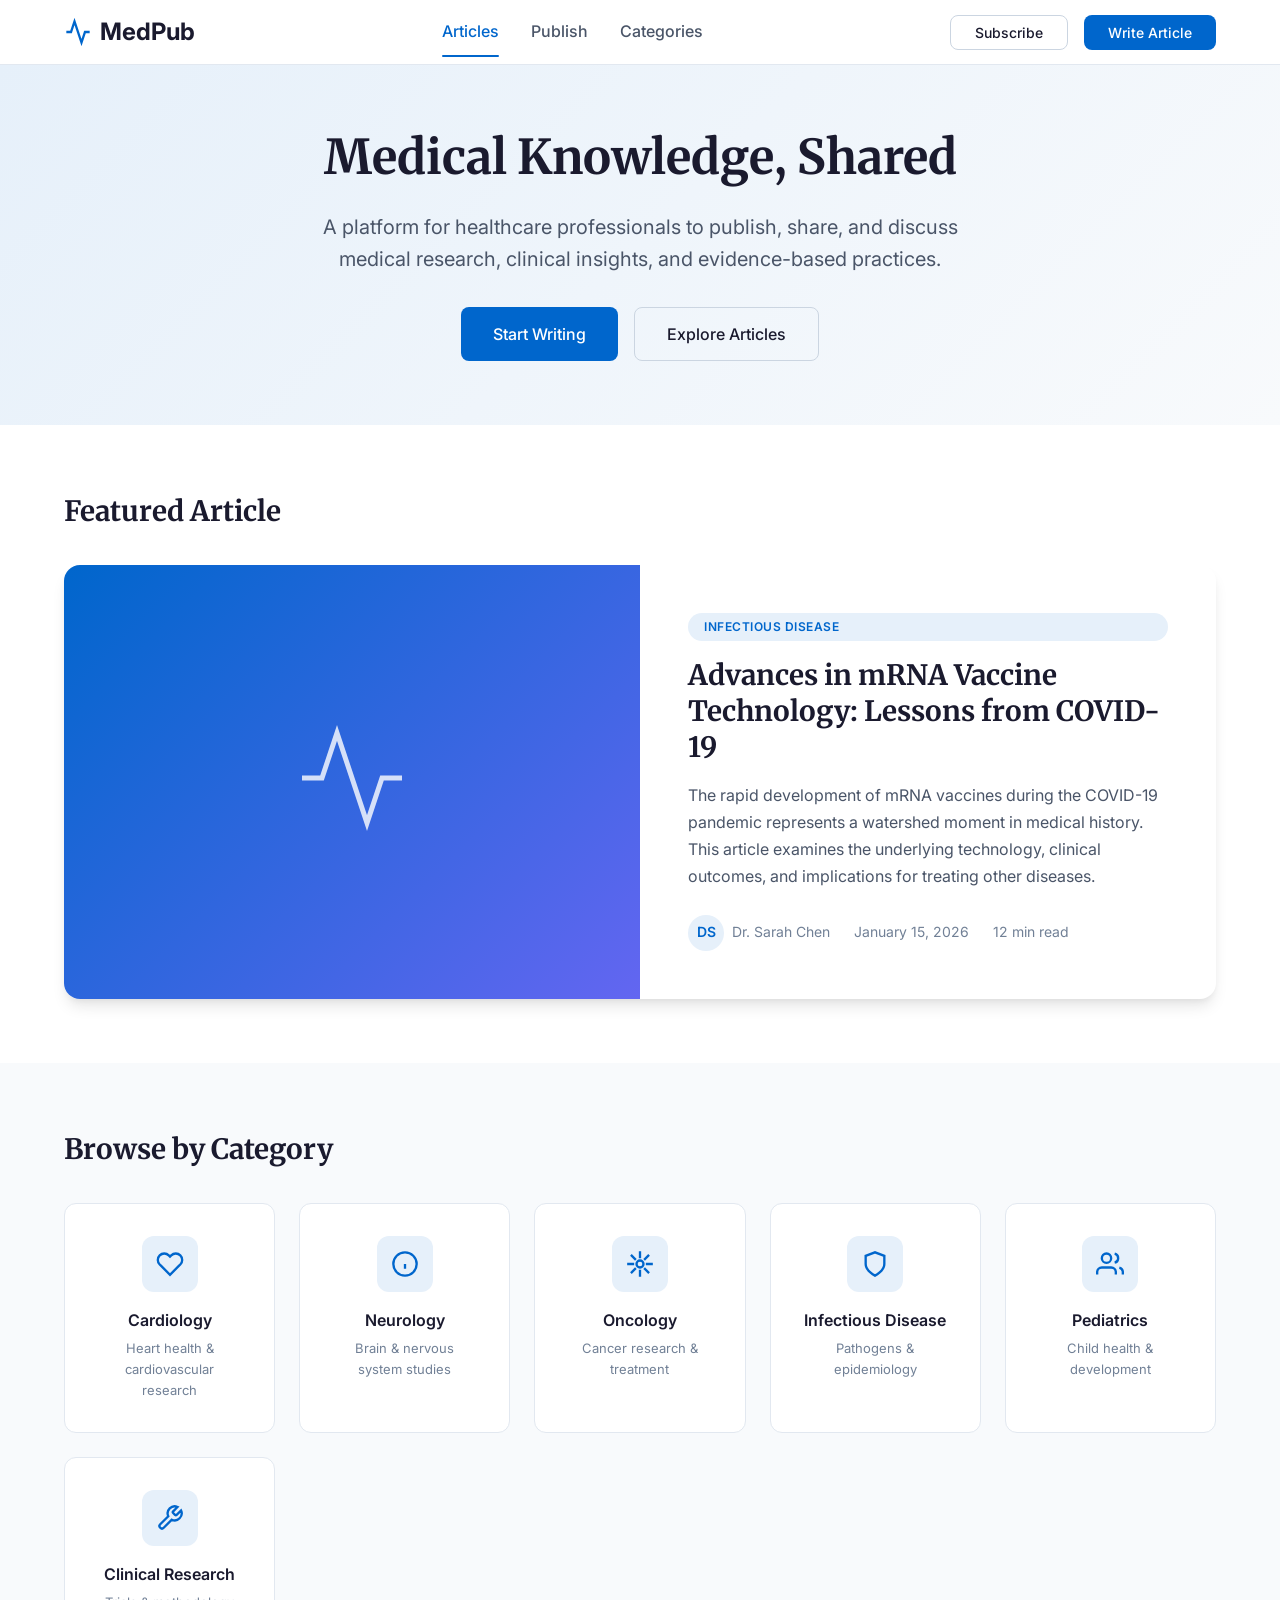
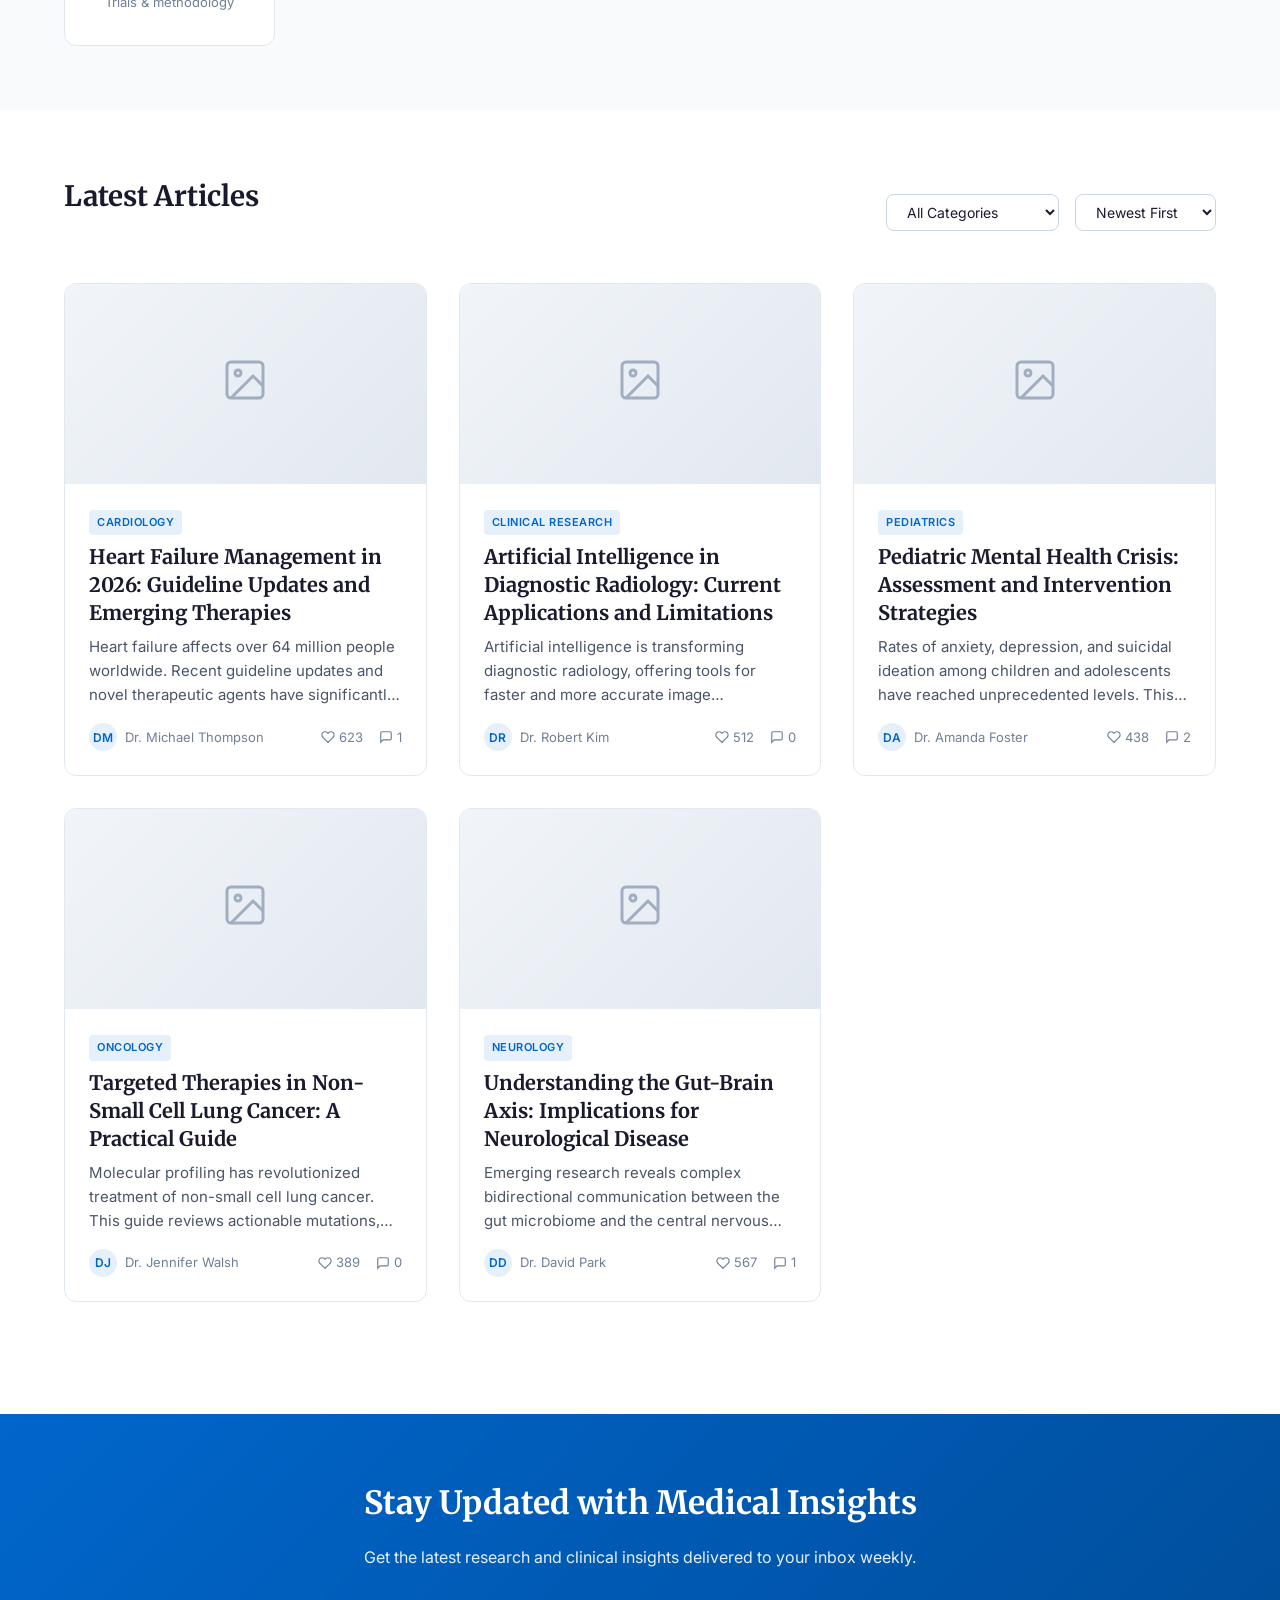
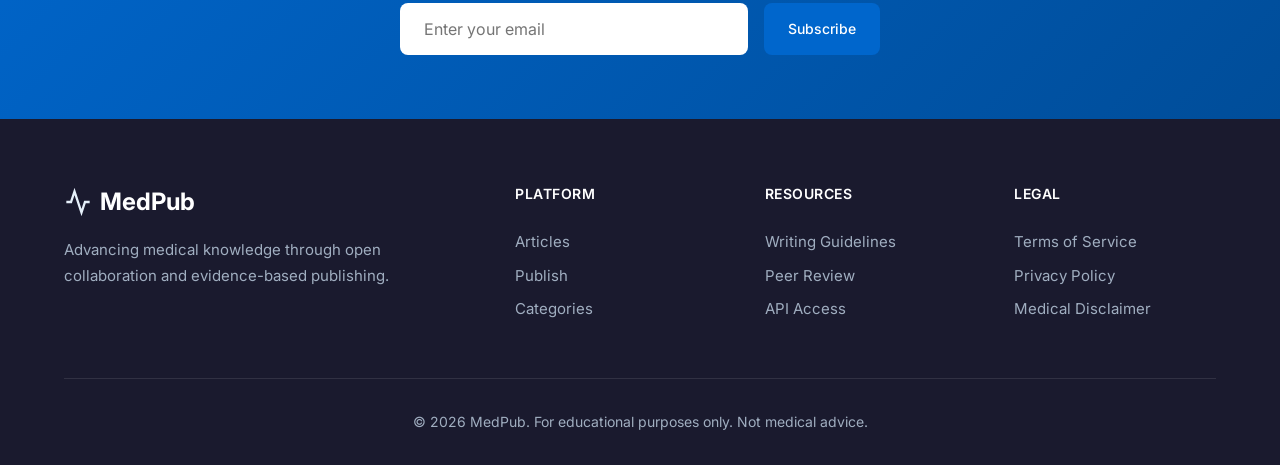
<file: medical-platform/index.html>
<!DOCTYPE html>
<html lang="en">
<head>
    <meta charset="UTF-8">
    <meta name="viewport" content="width=device-width, initial-scale=1.0">
    <title>MedPub - Medical Articles & Research Platform</title>
    <link rel="stylesheet" href="css/style.css">
    <link href="https://fonts.googleapis.com/css2?family=Inter:wght@400;500;600;700&family=Merriweather:wght@400;700&display=swap" rel="stylesheet">
</head>
<body>
    <!-- Navigation -->
    <nav class="navbar">
        <div class="nav-container">
            <a href="index.html" class="logo">
                <svg class="logo-icon" viewBox="0 0 24 24" fill="none" stroke="currentColor" stroke-width="2">
                    <path d="M22 12h-4l-3 9L9 3l-3 9H2"/>
                </svg>
                <span>MedPub</span>
            </a>
            <div class="nav-links">
                <a href="index.html" class="nav-link active">Articles</a>
                <a href="create.html" class="nav-link">Publish</a>
                <a href="#categories" class="nav-link">Categories</a>
            </div>
            <div class="nav-actions">
                <button class="btn btn-outline" id="subscribeBtn">Subscribe</button>
                <button class="btn btn-primary" onclick="window.location.href='create.html'">Write Article</button>
            </div>
            <button class="mobile-menu-btn" id="mobileMenuBtn">
                <span></span>
                <span></span>
                <span></span>
            </button>
        </div>
    </nav>

    <!-- Hero Section -->
    <header class="hero">
        <div class="hero-content">
            <h1>Medical Knowledge, Shared</h1>
            <p>A platform for healthcare professionals to publish, share, and discuss medical research, clinical insights, and evidence-based practices.</p>
            <div class="hero-actions">
                <button class="btn btn-primary btn-lg" onclick="window.location.href='create.html'">Start Writing</button>
                <button class="btn btn-outline btn-lg" id="exploreBtn">Explore Articles</button>
            </div>
        </div>
    </header>

    <!-- Featured Article -->
    <section class="featured-section">
        <div class="container">
            <h2 class="section-title">Featured Article</h2>
            <div class="featured-article" id="featuredArticle">
                <!-- Dynamically populated -->
            </div>
        </div>
    </section>

    <!-- Categories Section -->
    <section class="categories-section" id="categories">
        <div class="container">
            <h2 class="section-title">Browse by Category</h2>
            <div class="categories-grid">
                <div class="category-card" data-category="cardiology">
                    <div class="category-icon">
                        <svg viewBox="0 0 24 24" fill="none" stroke="currentColor" stroke-width="2">
                            <path d="M20.84 4.61a5.5 5.5 0 0 0-7.78 0L12 5.67l-1.06-1.06a5.5 5.5 0 0 0-7.78 7.78l1.06 1.06L12 21.23l7.78-7.78 1.06-1.06a5.5 5.5 0 0 0 0-7.78z"/>
                        </svg>
                    </div>
                    <h3>Cardiology</h3>
                    <p>Heart health & cardiovascular research</p>
                </div>
                <div class="category-card" data-category="neurology">
                    <div class="category-icon">
                        <svg viewBox="0 0 24 24" fill="none" stroke="currentColor" stroke-width="2">
                            <circle cx="12" cy="12" r="10"/>
                            <path d="M12 16v-4M12 8h.01"/>
                        </svg>
                    </div>
                    <h3>Neurology</h3>
                    <p>Brain & nervous system studies</p>
                </div>
                <div class="category-card" data-category="oncology">
                    <div class="category-icon">
                        <svg viewBox="0 0 24 24" fill="none" stroke="currentColor" stroke-width="2">
                            <circle cx="12" cy="12" r="3"/>
                            <path d="M12 1v6M12 17v6M4.22 4.22l4.24 4.24M15.54 15.54l4.24 4.24M1 12h6M17 12h6M4.22 19.78l4.24-4.24M15.54 8.46l4.24-4.24"/>
                        </svg>
                    </div>
                    <h3>Oncology</h3>
                    <p>Cancer research & treatment</p>
                </div>
                <div class="category-card" data-category="infectious-disease">
                    <div class="category-icon">
                        <svg viewBox="0 0 24 24" fill="none" stroke="currentColor" stroke-width="2">
                            <path d="M12 22s8-4 8-10V5l-8-3-8 3v7c0 6 8 10 8 10z"/>
                        </svg>
                    </div>
                    <h3>Infectious Disease</h3>
                    <p>Pathogens & epidemiology</p>
                </div>
                <div class="category-card" data-category="pediatrics">
                    <div class="category-icon">
                        <svg viewBox="0 0 24 24" fill="none" stroke="currentColor" stroke-width="2">
                            <path d="M17 21v-2a4 4 0 0 0-4-4H5a4 4 0 0 0-4 4v2"/>
                            <circle cx="9" cy="7" r="4"/>
                            <path d="M23 21v-2a4 4 0 0 0-3-3.87M16 3.13a4 4 0 0 1 0 7.75"/>
                        </svg>
                    </div>
                    <h3>Pediatrics</h3>
                    <p>Child health & development</p>
                </div>
                <div class="category-card" data-category="research">
                    <div class="category-icon">
                        <svg viewBox="0 0 24 24" fill="none" stroke="currentColor" stroke-width="2">
                            <path d="M14.7 6.3a1 1 0 0 0 0 1.4l1.6 1.6a1 1 0 0 0 1.4 0l3.77-3.77a6 6 0 0 1-7.94 7.94l-6.91 6.91a2.12 2.12 0 0 1-3-3l6.91-6.91a6 6 0 0 1 7.94-7.94l-3.76 3.76z"/>
                        </svg>
                    </div>
                    <h3>Clinical Research</h3>
                    <p>Trials & methodology</p>
                </div>
            </div>
        </div>
    </section>

    <!-- Articles List -->
    <section class="articles-section">
        <div class="container">
            <div class="articles-header">
                <h2 class="section-title">Latest Articles</h2>
                <div class="filter-controls">
                    <select id="categoryFilter" class="filter-select">
                        <option value="all">All Categories</option>
                        <option value="cardiology">Cardiology</option>
                        <option value="neurology">Neurology</option>
                        <option value="oncology">Oncology</option>
                        <option value="infectious-disease">Infectious Disease</option>
                        <option value="pediatrics">Pediatrics</option>
                        <option value="research">Clinical Research</option>
                    </select>
                    <select id="sortFilter" class="filter-select">
                        <option value="newest">Newest First</option>
                        <option value="oldest">Oldest First</option>
                        <option value="popular">Most Popular</option>
                    </select>
                </div>
            </div>
            <div class="articles-grid" id="articlesGrid">
                <!-- Dynamically populated -->
            </div>
            <div class="load-more">
                <button class="btn btn-outline" id="loadMoreBtn">Load More Articles</button>
            </div>
        </div>
    </section>

    <!-- Newsletter Section -->
    <section class="newsletter-section">
        <div class="container">
            <div class="newsletter-content">
                <h2>Stay Updated with Medical Insights</h2>
                <p>Get the latest research and clinical insights delivered to your inbox weekly.</p>
                <form class="newsletter-form" id="newsletterForm">
                    <input type="email" placeholder="Enter your email" required>
                    <button type="submit" class="btn btn-primary">Subscribe</button>
                </form>
            </div>
        </div>
    </section>

    <!-- Footer -->
    <footer class="footer">
        <div class="container">
            <div class="footer-grid">
                <div class="footer-brand">
                    <a href="index.html" class="logo">
                        <svg class="logo-icon" viewBox="0 0 24 24" fill="none" stroke="currentColor" stroke-width="2">
                            <path d="M22 12h-4l-3 9L9 3l-3 9H2"/>
                        </svg>
                        <span>MedPub</span>
                    </a>
                    <p>Advancing medical knowledge through open collaboration and evidence-based publishing.</p>
                </div>
                <div class="footer-links">
                    <h4>Platform</h4>
                    <ul>
                        <li><a href="index.html">Articles</a></li>
                        <li><a href="create.html">Publish</a></li>
                        <li><a href="#categories">Categories</a></li>
                    </ul>
                </div>
                <div class="footer-links">
                    <h4>Resources</h4>
                    <ul>
                        <li><a href="#">Writing Guidelines</a></li>
                        <li><a href="#">Peer Review</a></li>
                        <li><a href="#">API Access</a></li>
                    </ul>
                </div>
                <div class="footer-links">
                    <h4>Legal</h4>
                    <ul>
                        <li><a href="#">Terms of Service</a></li>
                        <li><a href="#">Privacy Policy</a></li>
                        <li><a href="#">Medical Disclaimer</a></li>
                    </ul>
                </div>
            </div>
            <div class="footer-bottom">
                <p>&copy; 2026 MedPub. For educational purposes only. Not medical advice.</p>
            </div>
        </div>
    </footer>

    <!-- Subscribe Modal -->
    <div class="modal" id="subscribeModal">
        <div class="modal-content">
            <button class="modal-close" id="modalClose">&times;</button>
            <h2>Subscribe to MedPub</h2>
            <p>Get weekly updates on the latest medical research and clinical insights.</p>
            <form class="modal-form" id="subscribeForm">
                <input type="text" placeholder="Your name" required>
                <input type="email" placeholder="Your email" required>
                <select>
                    <option value="">Select your specialty</option>
                    <option value="general">General Practice</option>
                    <option value="cardiology">Cardiology</option>
                    <option value="neurology">Neurology</option>
                    <option value="oncology">Oncology</option>
                    <option value="pediatrics">Pediatrics</option>
                    <option value="other">Other</option>
                </select>
                <button type="submit" class="btn btn-primary btn-block">Subscribe Free</button>
            </form>
        </div>
    </div>

    <script src="js/data.js"></script>
    <script src="js/app.js"></script>
</body>
</html>
</file>
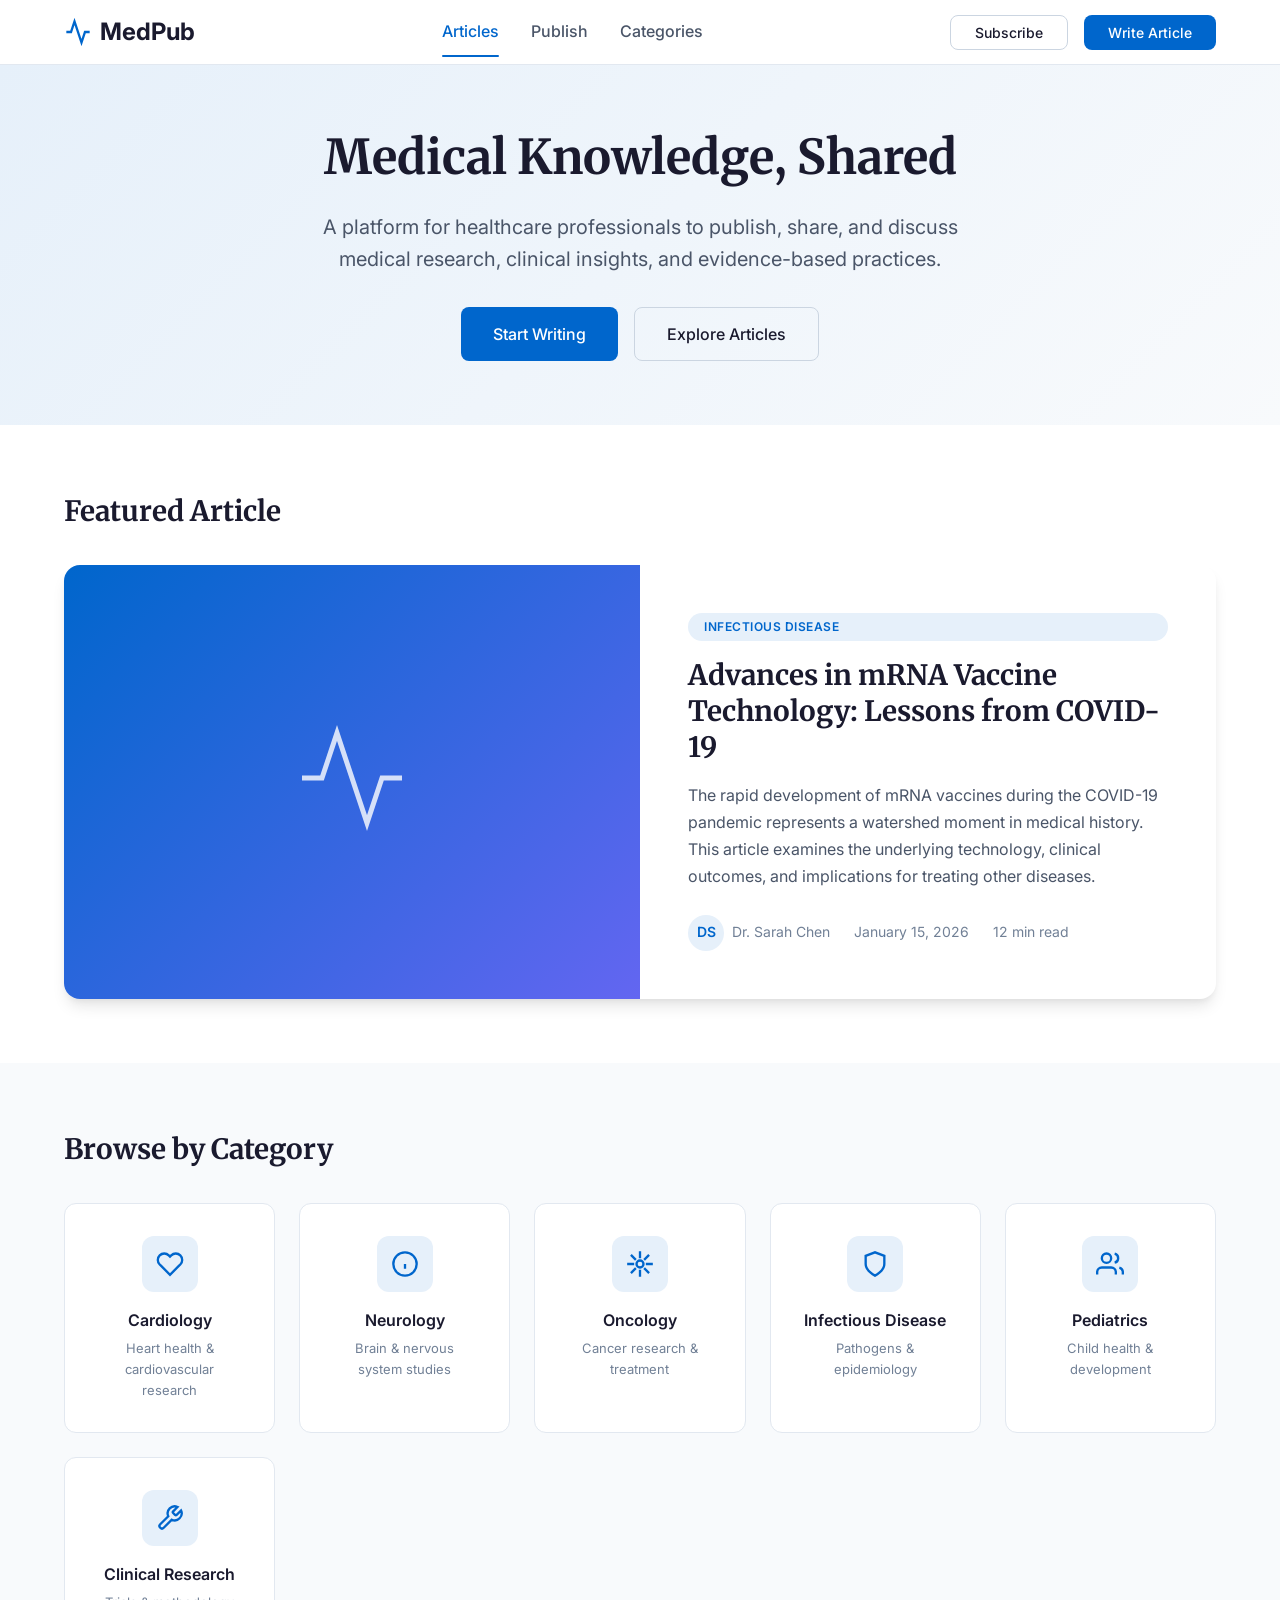
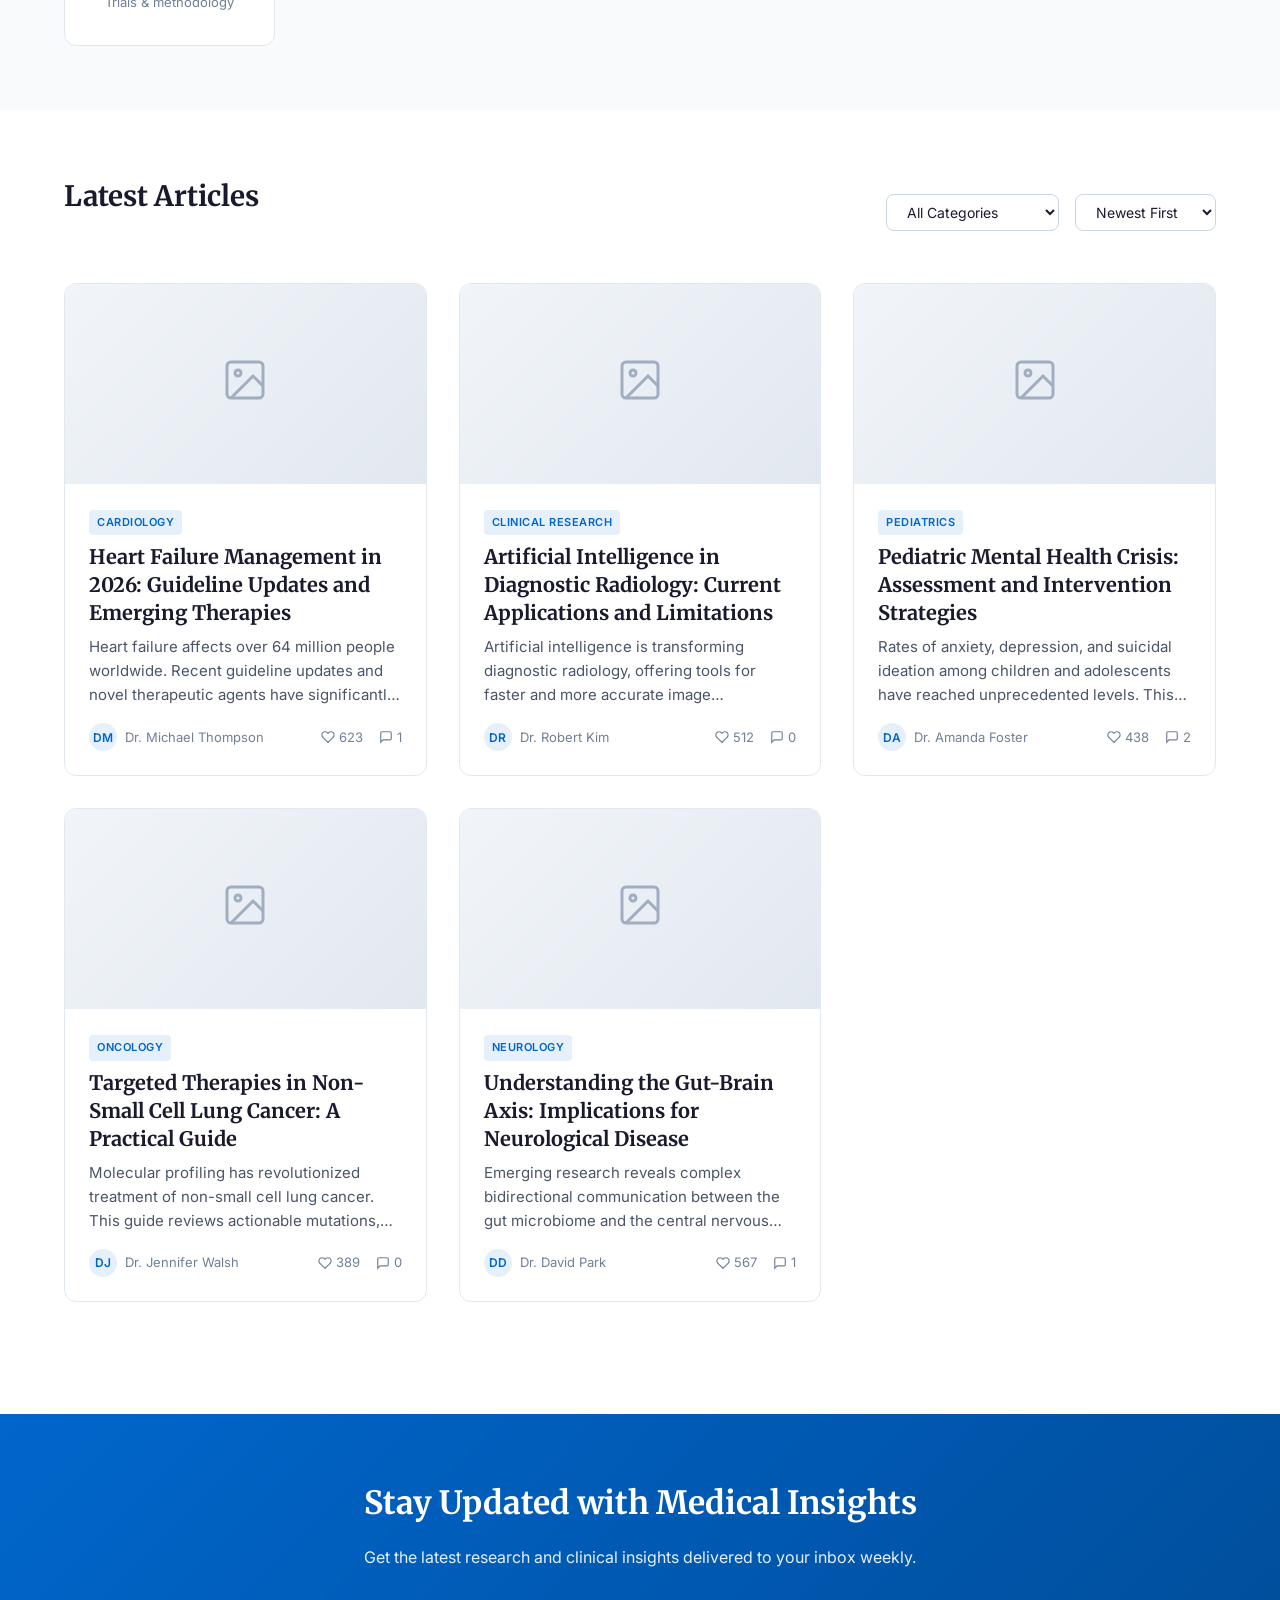
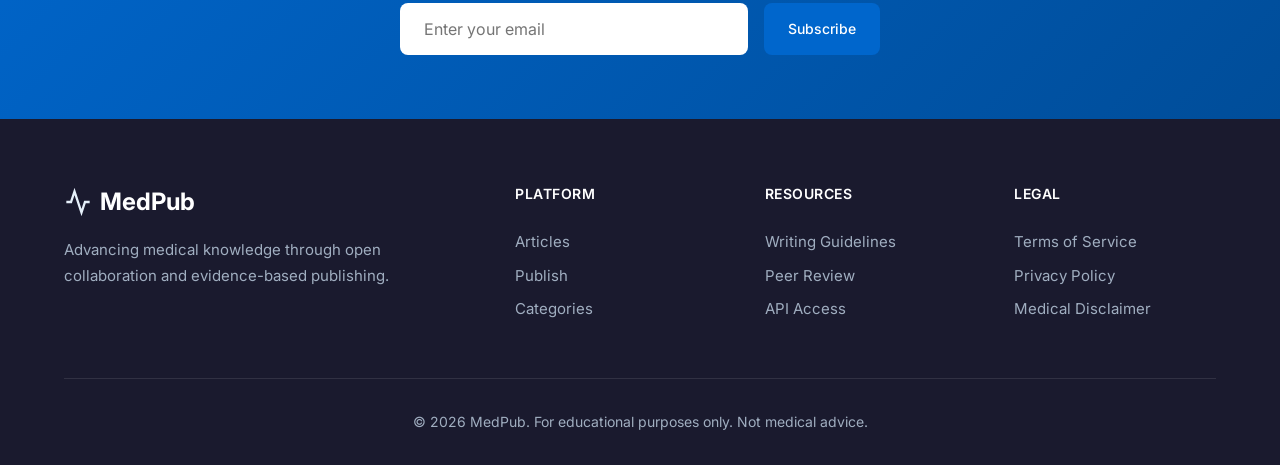
<file: medical-platform/article.html>
<!DOCTYPE html>
<html lang="en">
<head>
    <meta charset="UTF-8">
    <meta name="viewport" content="width=device-width, initial-scale=1.0">
    <title>Article - MedPub</title>
    <link rel="stylesheet" href="css/style.css">
    <link href="https://fonts.googleapis.com/css2?family=Inter:wght@400;500;600;700&family=Merriweather:wght@400;700&display=swap" rel="stylesheet">
</head>
<body>
    <!-- Navigation -->
    <nav class="navbar">
        <div class="nav-container">
            <a href="index.html" class="logo">
                <svg class="logo-icon" viewBox="0 0 24 24" fill="none" stroke="currentColor" stroke-width="2">
                    <path d="M22 12h-4l-3 9L9 3l-3 9H2"/>
                </svg>
                <span>MedPub</span>
            </a>
            <div class="nav-links">
                <a href="index.html" class="nav-link">Articles</a>
                <a href="create.html" class="nav-link">Publish</a>
                <a href="index.html#categories" class="nav-link">Categories</a>
            </div>
            <div class="nav-actions">
                <button class="btn btn-outline" id="subscribeBtn">Subscribe</button>
                <button class="btn btn-primary" onclick="window.location.href='create.html'">Write Article</button>
            </div>
            <button class="mobile-menu-btn" id="mobileMenuBtn">
                <span></span>
                <span></span>
                <span></span>
            </button>
        </div>
    </nav>

    <!-- Article Content -->
    <article class="article-page">
        <div class="article-container">
            <!-- Article Header -->
            <header class="article-header" id="articleHeader">
                <!-- Dynamically populated -->
            </header>

            <!-- Article Body -->
            <div class="article-body" id="articleBody">
                <!-- Dynamically populated -->
            </div>

            <!-- Article Footer -->
            <footer class="article-footer">
                <div class="article-tags" id="articleTags">
                    <!-- Dynamically populated -->
                </div>
                <div class="article-actions">
                    <button class="action-btn" id="likeBtn">
                        <svg viewBox="0 0 24 24" fill="none" stroke="currentColor" stroke-width="2">
                            <path d="M20.84 4.61a5.5 5.5 0 0 0-7.78 0L12 5.67l-1.06-1.06a5.5 5.5 0 0 0-7.78 7.78l1.06 1.06L12 21.23l7.78-7.78 1.06-1.06a5.5 5.5 0 0 0 0-7.78z"/>
                        </svg>
                        <span id="likeCount">0</span>
                    </button>
                    <button class="action-btn" id="bookmarkBtn">
                        <svg viewBox="0 0 24 24" fill="none" stroke="currentColor" stroke-width="2">
                            <path d="M19 21l-7-5-7 5V5a2 2 0 0 1 2-2h10a2 2 0 0 1 2 2z"/>
                        </svg>
                        <span>Save</span>
                    </button>
                    <button class="action-btn" id="shareBtn">
                        <svg viewBox="0 0 24 24" fill="none" stroke="currentColor" stroke-width="2">
                            <circle cx="18" cy="5" r="3"/>
                            <circle cx="6" cy="12" r="3"/>
                            <circle cx="18" cy="19" r="3"/>
                            <line x1="8.59" y1="13.51" x2="15.42" y2="17.49"/>
                            <line x1="15.41" y1="6.51" x2="8.59" y2="10.49"/>
                        </svg>
                        <span>Share</span>
                    </button>
                </div>
            </footer>

            <!-- Author Card -->
            <div class="author-card" id="authorCard">
                <!-- Dynamically populated -->
            </div>

            <!-- Related Articles -->
            <section class="related-articles">
                <h3>Related Articles</h3>
                <div class="related-grid" id="relatedArticles">
                    <!-- Dynamically populated -->
                </div>
            </section>

            <!-- Comments Section -->
            <section class="comments-section" id="commentsSection">
                <h3>Discussion <span class="comment-count" id="commentCount">(0)</span></h3>

                <!-- Comment Form -->
                <div class="comment-form-container">
                    <form class="comment-form" id="commentForm">
                        <div class="comment-form-header">
                            <input type="text" id="commenterName" placeholder="Your name" required>
                            <input type="text" id="commenterTitle" placeholder="Your title (e.g., MD, PhD, RN)">
                        </div>
                        <textarea id="commentText" placeholder="Share your thoughts, ask questions, or contribute to the discussion..." required></textarea>
                        <div class="comment-form-footer">
                            <p class="comment-guidelines">Please keep comments professional and evidence-based. Be respectful of differing opinions.</p>
                            <button type="submit" class="btn btn-primary">Post Comment</button>
                        </div>
                    </form>
                </div>

                <!-- Comments List -->
                <div class="comments-list" id="commentsList">
                    <!-- Dynamically populated -->
                </div>
            </section>
        </div>
    </article>

    <!-- Footer -->
    <footer class="footer">
        <div class="container">
            <div class="footer-grid">
                <div class="footer-brand">
                    <a href="index.html" class="logo">
                        <svg class="logo-icon" viewBox="0 0 24 24" fill="none" stroke="currentColor" stroke-width="2">
                            <path d="M22 12h-4l-3 9L9 3l-3 9H2"/>
                        </svg>
                        <span>MedPub</span>
                    </a>
                    <p>Advancing medical knowledge through open collaboration and evidence-based publishing.</p>
                </div>
                <div class="footer-links">
                    <h4>Platform</h4>
                    <ul>
                        <li><a href="index.html">Articles</a></li>
                        <li><a href="create.html">Publish</a></li>
                        <li><a href="index.html#categories">Categories</a></li>
                    </ul>
                </div>
                <div class="footer-links">
                    <h4>Resources</h4>
                    <ul>
                        <li><a href="#">Writing Guidelines</a></li>
                        <li><a href="#">Peer Review</a></li>
                        <li><a href="#">API Access</a></li>
                    </ul>
                </div>
                <div class="footer-links">
                    <h4>Legal</h4>
                    <ul>
                        <li><a href="#">Terms of Service</a></li>
                        <li><a href="#">Privacy Policy</a></li>
                        <li><a href="#">Medical Disclaimer</a></li>
                    </ul>
                </div>
            </div>
            <div class="footer-bottom">
                <p>&copy; 2026 MedPub. For educational purposes only. Not medical advice.</p>
            </div>
        </div>
    </footer>

    <!-- Subscribe Modal -->
    <div class="modal" id="subscribeModal">
        <div class="modal-content">
            <button class="modal-close" id="modalClose">&times;</button>
            <h2>Subscribe to MedPub</h2>
            <p>Get weekly updates on the latest medical research and clinical insights.</p>
            <form class="modal-form" id="subscribeForm">
                <input type="text" placeholder="Your name" required>
                <input type="email" placeholder="Your email" required>
                <select>
                    <option value="">Select your specialty</option>
                    <option value="general">General Practice</option>
                    <option value="cardiology">Cardiology</option>
                    <option value="neurology">Neurology</option>
                    <option value="oncology">Oncology</option>
                    <option value="pediatrics">Pediatrics</option>
                    <option value="other">Other</option>
                </select>
                <button type="submit" class="btn btn-primary btn-block">Subscribe Free</button>
            </form>
        </div>
    </div>

    <!-- Share Modal -->
    <div class="modal" id="shareModal">
        <div class="modal-content">
            <button class="modal-close" id="shareModalClose">&times;</button>
            <h2>Share this Article</h2>
            <div class="share-options">
                <button class="share-btn twitter" id="shareTwitter">
                    <svg viewBox="0 0 24 24" fill="currentColor">
                        <path d="M23 3a10.9 10.9 0 0 1-3.14 1.53 4.48 4.48 0 0 0-7.86 3v1A10.66 10.66 0 0 1 3 4s-4 9 5 13a11.64 11.64 0 0 1-7 2c9 5 20 0 20-11.5a4.5 4.5 0 0 0-.08-.83A7.72 7.72 0 0 0 23 3z"/>
                    </svg>
                    Twitter
                </button>
                <button class="share-btn linkedin" id="shareLinkedIn">
                    <svg viewBox="0 0 24 24" fill="currentColor">
                        <path d="M16 8a6 6 0 0 1 6 6v7h-4v-7a2 2 0 0 0-2-2 2 2 0 0 0-2 2v7h-4v-7a6 6 0 0 1 6-6z"/>
                        <rect x="2" y="9" width="4" height="12"/>
                        <circle cx="4" cy="4" r="2"/>
                    </svg>
                    LinkedIn
                </button>
                <button class="share-btn email" id="shareEmail">
                    <svg viewBox="0 0 24 24" fill="none" stroke="currentColor" stroke-width="2">
                        <path d="M4 4h16c1.1 0 2 .9 2 2v12c0 1.1-.9 2-2 2H4c-1.1 0-2-.9-2-2V6c0-1.1.9-2 2-2z"/>
                        <polyline points="22,6 12,13 2,6"/>
                    </svg>
                    Email
                </button>
            </div>
            <div class="copy-link">
                <input type="text" id="articleUrl" readonly>
                <button class="btn btn-outline" id="copyLinkBtn">Copy Link</button>
            </div>
        </div>
    </div>

    <script src="js/data.js"></script>
    <script src="js/article.js"></script>
</body>
</html>
</file>
<file: medical-platform/css/style.css>
/* ==========================================
   MedPub - Medical Article Platform Styles
   ========================================== */

/* CSS Variables */
:root {
    /* Colors */
    --primary: #0066cc;
    --primary-dark: #004d99;
    --primary-light: #e6f0fa;
    --secondary: #10b981;
    --secondary-dark: #059669;
    --accent: #6366f1;

    --text-primary: #1a1a2e;
    --text-secondary: #4a5568;
    --text-muted: #718096;
    --text-light: #a0aec0;

    --bg-primary: #ffffff;
    --bg-secondary: #f8fafc;
    --bg-tertiary: #f1f5f9;

    --border-light: #e2e8f0;
    --border-medium: #cbd5e1;

    --success: #10b981;
    --warning: #f59e0b;
    --error: #ef4444;

    /* Typography */
    --font-sans: 'Inter', -apple-system, BlinkMacSystemFont, 'Segoe UI', Roboto, sans-serif;
    --font-serif: 'Merriweather', Georgia, serif;

    /* Spacing */
    --spacing-xs: 0.25rem;
    --spacing-sm: 0.5rem;
    --spacing-md: 1rem;
    --spacing-lg: 1.5rem;
    --spacing-xl: 2rem;
    --spacing-2xl: 3rem;
    --spacing-3xl: 4rem;

    /* Border Radius */
    --radius-sm: 4px;
    --radius-md: 8px;
    --radius-lg: 12px;
    --radius-xl: 16px;
    --radius-full: 9999px;

    /* Shadows */
    --shadow-sm: 0 1px 2px rgba(0, 0, 0, 0.05);
    --shadow-md: 0 4px 6px -1px rgba(0, 0, 0, 0.1), 0 2px 4px -1px rgba(0, 0, 0, 0.06);
    --shadow-lg: 0 10px 15px -3px rgba(0, 0, 0, 0.1), 0 4px 6px -2px rgba(0, 0, 0, 0.05);
    --shadow-xl: 0 20px 25px -5px rgba(0, 0, 0, 0.1), 0 10px 10px -5px rgba(0, 0, 0, 0.04);

    /* Transitions */
    --transition-fast: 150ms ease;
    --transition-base: 200ms ease;
    --transition-slow: 300ms ease;

    /* Layout */
    --max-width: 1200px;
    --content-width: 720px;
}

/* Reset & Base */
*, *::before, *::after {
    box-sizing: border-box;
    margin: 0;
    padding: 0;
}

html {
    scroll-behavior: smooth;
    -webkit-font-smoothing: antialiased;
    -moz-osx-font-smoothing: grayscale;
}

body {
    font-family: var(--font-sans);
    font-size: 16px;
    line-height: 1.6;
    color: var(--text-primary);
    background-color: var(--bg-primary);
}

a {
    color: var(--primary);
    text-decoration: none;
    transition: color var(--transition-fast);
}

a:hover {
    color: var(--primary-dark);
}

img {
    max-width: 100%;
    height: auto;
    display: block;
}

button {
    cursor: pointer;
    font-family: inherit;
    border: none;
    background: none;
}

input, textarea, select {
    font-family: inherit;
    font-size: inherit;
}

/* Container */
.container {
    max-width: var(--max-width);
    margin: 0 auto;
    padding: 0 var(--spacing-lg);
}

/* ==========================================
   Navigation
   ========================================== */
.navbar {
    position: sticky;
    top: 0;
    z-index: 100;
    background: var(--bg-primary);
    border-bottom: 1px solid var(--border-light);
    backdrop-filter: blur(8px);
}

.nav-container {
    max-width: var(--max-width);
    margin: 0 auto;
    padding: 0 var(--spacing-lg);
    height: 64px;
    display: flex;
    align-items: center;
    justify-content: space-between;
}

.logo {
    display: flex;
    align-items: center;
    gap: var(--spacing-sm);
    font-size: 1.5rem;
    font-weight: 700;
    color: var(--text-primary);
}

.logo:hover {
    color: var(--primary);
}

.logo-icon {
    width: 28px;
    height: 28px;
    color: var(--primary);
}

.nav-links {
    display: flex;
    gap: var(--spacing-xl);
}

.nav-link {
    font-weight: 500;
    color: var(--text-secondary);
    padding: var(--spacing-sm) 0;
    position: relative;
}

.nav-link:hover,
.nav-link.active {
    color: var(--primary);
}

.nav-link.active::after {
    content: '';
    position: absolute;
    bottom: -4px;
    left: 0;
    right: 0;
    height: 2px;
    background: var(--primary);
    border-radius: var(--radius-full);
}

.nav-actions {
    display: flex;
    gap: var(--spacing-md);
}

.mobile-menu-btn {
    display: none;
    flex-direction: column;
    gap: 5px;
    padding: var(--spacing-sm);
}

.mobile-menu-btn span {
    display: block;
    width: 24px;
    height: 2px;
    background: var(--text-primary);
    border-radius: var(--radius-full);
    transition: var(--transition-fast);
}

/* ==========================================
   Buttons
   ========================================== */
.btn {
    display: inline-flex;
    align-items: center;
    justify-content: center;
    gap: var(--spacing-sm);
    padding: var(--spacing-sm) var(--spacing-lg);
    font-weight: 500;
    font-size: 0.875rem;
    border-radius: var(--radius-md);
    transition: all var(--transition-fast);
}

.btn-primary {
    background: var(--primary);
    color: white;
}

.btn-primary:hover {
    background: var(--primary-dark);
    color: white;
}

.btn-outline {
    border: 1px solid var(--border-medium);
    color: var(--text-primary);
    background: transparent;
}

.btn-outline:hover {
    border-color: var(--primary);
    color: var(--primary);
    background: var(--primary-light);
}

.btn-lg {
    padding: var(--spacing-md) var(--spacing-xl);
    font-size: 1rem;
}

.btn-block {
    width: 100%;
}

/* ==========================================
   Hero Section
   ========================================== */
.hero {
    background: linear-gradient(135deg, var(--primary-light) 0%, var(--bg-secondary) 100%);
    padding: var(--spacing-3xl) var(--spacing-lg);
    text-align: center;
}

.hero-content {
    max-width: 700px;
    margin: 0 auto;
}

.hero h1 {
    font-family: var(--font-serif);
    font-size: 3rem;
    font-weight: 700;
    color: var(--text-primary);
    margin-bottom: var(--spacing-lg);
    line-height: 1.2;
}

.hero p {
    font-size: 1.25rem;
    color: var(--text-secondary);
    margin-bottom: var(--spacing-xl);
}

.hero-actions {
    display: flex;
    gap: var(--spacing-md);
    justify-content: center;
    flex-wrap: wrap;
}

/* ==========================================
   Section Styles
   ========================================== */
.section-title {
    font-family: var(--font-serif);
    font-size: 1.75rem;
    font-weight: 700;
    margin-bottom: var(--spacing-xl);
    color: var(--text-primary);
}

.featured-section {
    padding: var(--spacing-3xl) 0;
}

.featured-article {
    background: var(--bg-primary);
    border-radius: var(--radius-xl);
    overflow: hidden;
    box-shadow: var(--shadow-lg);
    display: grid;
    grid-template-columns: 1fr 1fr;
    min-height: 400px;
}

.featured-image {
    background: linear-gradient(135deg, var(--primary) 0%, var(--accent) 100%);
    display: flex;
    align-items: center;
    justify-content: center;
    padding: var(--spacing-xl);
}

.featured-image img {
    max-width: 100%;
    max-height: 100%;
    object-fit: cover;
    border-radius: var(--radius-md);
}

.featured-image-placeholder {
    color: white;
    opacity: 0.8;
}

.featured-image-placeholder svg {
    width: 120px;
    height: 120px;
}

.featured-content {
    padding: var(--spacing-2xl);
    display: flex;
    flex-direction: column;
    justify-content: center;
}

.featured-category {
    display: inline-block;
    padding: var(--spacing-xs) var(--spacing-md);
    background: var(--primary-light);
    color: var(--primary);
    font-size: 0.75rem;
    font-weight: 600;
    text-transform: uppercase;
    letter-spacing: 0.5px;
    border-radius: var(--radius-full);
    margin-bottom: var(--spacing-md);
}

.featured-title {
    font-family: var(--font-serif);
    font-size: 1.75rem;
    font-weight: 700;
    color: var(--text-primary);
    margin-bottom: var(--spacing-md);
    line-height: 1.3;
}

.featured-title a {
    color: inherit;
}

.featured-title a:hover {
    color: var(--primary);
}

.featured-excerpt {
    color: var(--text-secondary);
    margin-bottom: var(--spacing-lg);
    line-height: 1.7;
}

.featured-meta {
    display: flex;
    align-items: center;
    gap: var(--spacing-lg);
    color: var(--text-muted);
    font-size: 0.875rem;
}

.featured-author {
    display: flex;
    align-items: center;
    gap: var(--spacing-sm);
}

.author-avatar {
    width: 36px;
    height: 36px;
    border-radius: var(--radius-full);
    background: var(--primary-light);
    display: flex;
    align-items: center;
    justify-content: center;
    color: var(--primary);
    font-weight: 600;
    font-size: 0.875rem;
}

/* ==========================================
   Categories Section
   ========================================== */
.categories-section {
    padding: var(--spacing-3xl) 0;
    background: var(--bg-secondary);
}

.categories-grid {
    display: grid;
    grid-template-columns: repeat(auto-fit, minmax(180px, 1fr));
    gap: var(--spacing-lg);
}

.category-card {
    background: var(--bg-primary);
    padding: var(--spacing-xl);
    border-radius: var(--radius-lg);
    text-align: center;
    cursor: pointer;
    transition: all var(--transition-base);
    border: 1px solid var(--border-light);
}

.category-card:hover {
    transform: translateY(-4px);
    box-shadow: var(--shadow-lg);
    border-color: var(--primary);
}

.category-icon {
    width: 56px;
    height: 56px;
    margin: 0 auto var(--spacing-md);
    background: var(--primary-light);
    border-radius: var(--radius-lg);
    display: flex;
    align-items: center;
    justify-content: center;
}

.category-icon svg {
    width: 28px;
    height: 28px;
    color: var(--primary);
}

.category-card h3 {
    font-size: 1rem;
    font-weight: 600;
    color: var(--text-primary);
    margin-bottom: var(--spacing-xs);
}

.category-card p {
    font-size: 0.813rem;
    color: var(--text-muted);
}

/* ==========================================
   Articles Section
   ========================================== */
.articles-section {
    padding: var(--spacing-3xl) 0;
}

.articles-header {
    display: flex;
    justify-content: space-between;
    align-items: center;
    flex-wrap: wrap;
    gap: var(--spacing-md);
    margin-bottom: var(--spacing-xl);
}

.filter-controls {
    display: flex;
    gap: var(--spacing-md);
}

.filter-select {
    padding: var(--spacing-sm) var(--spacing-md);
    border: 1px solid var(--border-medium);
    border-radius: var(--radius-md);
    background: var(--bg-primary);
    color: var(--text-primary);
    font-size: 0.875rem;
    cursor: pointer;
}

.filter-select:focus {
    outline: none;
    border-color: var(--primary);
}

.articles-grid {
    display: grid;
    grid-template-columns: repeat(auto-fill, minmax(340px, 1fr));
    gap: var(--spacing-xl);
}

.article-card {
    background: var(--bg-primary);
    border-radius: var(--radius-lg);
    overflow: hidden;
    border: 1px solid var(--border-light);
    transition: all var(--transition-base);
}

.article-card:hover {
    box-shadow: var(--shadow-lg);
    transform: translateY(-2px);
}

.article-image {
    height: 200px;
    background: linear-gradient(135deg, var(--bg-tertiary) 0%, var(--border-light) 100%);
    display: flex;
    align-items: center;
    justify-content: center;
    overflow: hidden;
}

.article-image img {
    width: 100%;
    height: 100%;
    object-fit: cover;
}

.article-image-placeholder {
    color: var(--text-light);
}

.article-image-placeholder svg {
    width: 48px;
    height: 48px;
}

.article-content {
    padding: var(--spacing-lg);
}

.article-category {
    display: inline-block;
    padding: var(--spacing-xs) var(--spacing-sm);
    background: var(--primary-light);
    color: var(--primary);
    font-size: 0.688rem;
    font-weight: 600;
    text-transform: uppercase;
    letter-spacing: 0.5px;
    border-radius: var(--radius-sm);
    margin-bottom: var(--spacing-sm);
}

.article-title {
    font-family: var(--font-serif);
    font-size: 1.25rem;
    font-weight: 700;
    color: var(--text-primary);
    margin-bottom: var(--spacing-sm);
    line-height: 1.4;
}

.article-title a {
    color: inherit;
}

.article-title a:hover {
    color: var(--primary);
}

.article-excerpt {
    color: var(--text-secondary);
    font-size: 0.938rem;
    margin-bottom: var(--spacing-md);
    line-height: 1.6;
    display: -webkit-box;
    -webkit-line-clamp: 3;
    -webkit-box-orient: vertical;
    overflow: hidden;
}

.article-meta {
    display: flex;
    justify-content: space-between;
    align-items: center;
    color: var(--text-muted);
    font-size: 0.813rem;
}

.article-author {
    display: flex;
    align-items: center;
    gap: var(--spacing-sm);
}

.article-author .author-avatar {
    width: 28px;
    height: 28px;
    font-size: 0.75rem;
}

.article-stats {
    display: flex;
    gap: var(--spacing-md);
}

.article-stats span {
    display: flex;
    align-items: center;
    gap: 4px;
}

.article-stats svg {
    width: 14px;
    height: 14px;
}

.load-more {
    text-align: center;
    margin-top: var(--spacing-2xl);
}

/* ==========================================
   Newsletter Section
   ========================================== */
.newsletter-section {
    padding: var(--spacing-3xl) 0;
    background: linear-gradient(135deg, var(--primary) 0%, var(--primary-dark) 100%);
}

.newsletter-content {
    max-width: 600px;
    margin: 0 auto;
    text-align: center;
    color: white;
}

.newsletter-content h2 {
    font-family: var(--font-serif);
    font-size: 2rem;
    margin-bottom: var(--spacing-md);
}

.newsletter-content p {
    opacity: 0.9;
    margin-bottom: var(--spacing-xl);
}

.newsletter-form {
    display: flex;
    gap: var(--spacing-md);
    max-width: 480px;
    margin: 0 auto;
}

.newsletter-form input {
    flex: 1;
    padding: var(--spacing-md) var(--spacing-lg);
    border: none;
    border-radius: var(--radius-md);
    font-size: 1rem;
}

.newsletter-form input:focus {
    outline: none;
    box-shadow: 0 0 0 3px rgba(255, 255, 255, 0.3);
}

.newsletter-form .btn {
    white-space: nowrap;
}

/* ==========================================
   Footer
   ========================================== */
.footer {
    background: var(--text-primary);
    color: white;
    padding: var(--spacing-3xl) 0 var(--spacing-xl);
}

.footer-grid {
    display: grid;
    grid-template-columns: 2fr 1fr 1fr 1fr;
    gap: var(--spacing-2xl);
    margin-bottom: var(--spacing-2xl);
}

.footer-brand .logo {
    color: white;
    margin-bottom: var(--spacing-md);
}

.footer-brand .logo:hover {
    color: var(--primary-light);
}

.footer-brand .logo-icon {
    color: var(--primary-light);
}

.footer-brand p {
    color: var(--text-light);
    font-size: 0.938rem;
    line-height: 1.7;
}

.footer-links h4 {
    font-size: 0.875rem;
    font-weight: 600;
    text-transform: uppercase;
    letter-spacing: 0.5px;
    margin-bottom: var(--spacing-lg);
}

.footer-links ul {
    list-style: none;
}

.footer-links li {
    margin-bottom: var(--spacing-sm);
}

.footer-links a {
    color: var(--text-light);
    font-size: 0.938rem;
    transition: color var(--transition-fast);
}

.footer-links a:hover {
    color: white;
}

.footer-bottom {
    padding-top: var(--spacing-xl);
    border-top: 1px solid rgba(255, 255, 255, 0.1);
    text-align: center;
    color: var(--text-light);
    font-size: 0.875rem;
}

/* ==========================================
   Modal
   ========================================== */
.modal {
    display: none;
    position: fixed;
    top: 0;
    left: 0;
    right: 0;
    bottom: 0;
    background: rgba(0, 0, 0, 0.5);
    z-index: 1000;
    align-items: center;
    justify-content: center;
    padding: var(--spacing-lg);
}

.modal.active {
    display: flex;
}

.modal-content {
    background: var(--bg-primary);
    border-radius: var(--radius-xl);
    padding: var(--spacing-2xl);
    max-width: 480px;
    width: 100%;
    position: relative;
    animation: modalSlideIn 0.3s ease;
}

@keyframes modalSlideIn {
    from {
        opacity: 0;
        transform: translateY(-20px);
    }
    to {
        opacity: 1;
        transform: translateY(0);
    }
}

.modal-close {
    position: absolute;
    top: var(--spacing-md);
    right: var(--spacing-md);
    font-size: 1.5rem;
    color: var(--text-muted);
    width: 32px;
    height: 32px;
    display: flex;
    align-items: center;
    justify-content: center;
    border-radius: var(--radius-full);
    transition: all var(--transition-fast);
}

.modal-close:hover {
    background: var(--bg-tertiary);
    color: var(--text-primary);
}

.modal-content h2 {
    font-family: var(--font-serif);
    font-size: 1.5rem;
    margin-bottom: var(--spacing-sm);
}

.modal-content > p {
    color: var(--text-secondary);
    margin-bottom: var(--spacing-xl);
}

.modal-form {
    display: flex;
    flex-direction: column;
    gap: var(--spacing-md);
}

.modal-form input,
.modal-form select {
    padding: var(--spacing-md);
    border: 1px solid var(--border-medium);
    border-radius: var(--radius-md);
}

.modal-form input:focus,
.modal-form select:focus {
    outline: none;
    border-color: var(--primary);
}

/* ==========================================
   Article Page
   ========================================== */
.article-page {
    padding: var(--spacing-2xl) 0;
}

.article-container {
    max-width: var(--content-width);
    margin: 0 auto;
    padding: 0 var(--spacing-lg);
}

.article-header {
    margin-bottom: var(--spacing-2xl);
}

.article-header .article-category {
    margin-bottom: var(--spacing-md);
}

.article-header h1 {
    font-family: var(--font-serif);
    font-size: 2.5rem;
    font-weight: 700;
    line-height: 1.2;
    color: var(--text-primary);
    margin-bottom: var(--spacing-md);
}

.article-header .subtitle {
    font-size: 1.25rem;
    color: var(--text-secondary);
    margin-bottom: var(--spacing-xl);
}

.article-header-meta {
    display: flex;
    align-items: center;
    gap: var(--spacing-lg);
    padding-bottom: var(--spacing-xl);
    border-bottom: 1px solid var(--border-light);
}

.article-header-author {
    display: flex;
    align-items: center;
    gap: var(--spacing-md);
}

.article-header-author .author-avatar {
    width: 48px;
    height: 48px;
    font-size: 1rem;
}

.author-info {
    display: flex;
    flex-direction: column;
}

.author-name {
    font-weight: 600;
    color: var(--text-primary);
}

.author-title-text {
    font-size: 0.875rem;
    color: var(--text-muted);
}

.article-date {
    color: var(--text-muted);
    font-size: 0.875rem;
}

.article-reading-time {
    color: var(--text-muted);
    font-size: 0.875rem;
    display: flex;
    align-items: center;
    gap: var(--spacing-xs);
}

.article-body {
    font-family: var(--font-serif);
    font-size: 1.125rem;
    line-height: 1.8;
    color: var(--text-primary);
}

.article-body h2 {
    font-size: 1.75rem;
    margin: var(--spacing-2xl) 0 var(--spacing-lg);
    line-height: 1.3;
}

.article-body h3 {
    font-size: 1.375rem;
    margin: var(--spacing-xl) 0 var(--spacing-md);
    line-height: 1.4;
}

.article-body p {
    margin-bottom: var(--spacing-lg);
}

.article-body ul, .article-body ol {
    margin-bottom: var(--spacing-lg);
    padding-left: var(--spacing-xl);
}

.article-body li {
    margin-bottom: var(--spacing-sm);
}

.article-body blockquote {
    margin: var(--spacing-xl) 0;
    padding: var(--spacing-lg) var(--spacing-xl);
    border-left: 4px solid var(--primary);
    background: var(--bg-secondary);
    font-style: italic;
    color: var(--text-secondary);
}

.article-body a {
    color: var(--primary);
    text-decoration: underline;
}

.article-body img {
    margin: var(--spacing-xl) 0;
    border-radius: var(--radius-md);
}

.article-body .figure {
    margin: var(--spacing-xl) 0;
    text-align: center;
}

.article-body .figure figcaption {
    font-family: var(--font-sans);
    font-size: 0.875rem;
    color: var(--text-muted);
    margin-top: var(--spacing-sm);
}

.article-footer {
    margin-top: var(--spacing-2xl);
    padding-top: var(--spacing-xl);
    border-top: 1px solid var(--border-light);
}

.article-tags {
    display: flex;
    flex-wrap: wrap;
    gap: var(--spacing-sm);
    margin-bottom: var(--spacing-lg);
}

.tag {
    display: inline-block;
    padding: var(--spacing-xs) var(--spacing-md);
    background: var(--bg-tertiary);
    color: var(--text-secondary);
    font-size: 0.813rem;
    border-radius: var(--radius-full);
    transition: all var(--transition-fast);
}

.tag:hover {
    background: var(--primary-light);
    color: var(--primary);
}

.article-actions {
    display: flex;
    gap: var(--spacing-md);
}

.action-btn {
    display: flex;
    align-items: center;
    gap: var(--spacing-sm);
    padding: var(--spacing-sm) var(--spacing-md);
    border: 1px solid var(--border-light);
    border-radius: var(--radius-md);
    color: var(--text-secondary);
    font-size: 0.875rem;
    transition: all var(--transition-fast);
}

.action-btn svg {
    width: 18px;
    height: 18px;
}

.action-btn:hover {
    border-color: var(--primary);
    color: var(--primary);
    background: var(--primary-light);
}

.action-btn.active {
    background: var(--primary);
    color: white;
    border-color: var(--primary);
}

.action-btn.active svg {
    fill: currentColor;
}

/* Author Card */
.author-card {
    margin-top: var(--spacing-2xl);
    padding: var(--spacing-xl);
    background: var(--bg-secondary);
    border-radius: var(--radius-lg);
    display: flex;
    gap: var(--spacing-lg);
}

.author-card .author-avatar {
    width: 72px;
    height: 72px;
    font-size: 1.5rem;
    flex-shrink: 0;
}

.author-card-content h4 {
    font-size: 1.125rem;
    margin-bottom: var(--spacing-xs);
}

.author-card-content .author-credentials {
    color: var(--text-muted);
    font-size: 0.875rem;
    margin-bottom: var(--spacing-sm);
}

.author-card-content p {
    color: var(--text-secondary);
    font-size: 0.938rem;
    line-height: 1.6;
}

/* Related Articles */
.related-articles {
    margin-top: var(--spacing-2xl);
    padding-top: var(--spacing-xl);
    border-top: 1px solid var(--border-light);
}

.related-articles h3 {
    font-family: var(--font-serif);
    font-size: 1.25rem;
    margin-bottom: var(--spacing-lg);
}

.related-grid {
    display: grid;
    grid-template-columns: repeat(auto-fit, minmax(250px, 1fr));
    gap: var(--spacing-lg);
}

.related-card {
    padding: var(--spacing-lg);
    background: var(--bg-secondary);
    border-radius: var(--radius-md);
    transition: all var(--transition-fast);
}

.related-card:hover {
    background: var(--bg-tertiary);
}

.related-card .article-category {
    margin-bottom: var(--spacing-sm);
}

.related-card h4 {
    font-family: var(--font-serif);
    font-size: 1rem;
    line-height: 1.4;
    margin-bottom: var(--spacing-sm);
}

.related-card h4 a {
    color: var(--text-primary);
}

.related-card h4 a:hover {
    color: var(--primary);
}

.related-card .article-meta {
    font-size: 0.75rem;
}

/* ==========================================
   Comments Section
   ========================================== */
.comments-section {
    margin-top: var(--spacing-2xl);
    padding-top: var(--spacing-xl);
    border-top: 1px solid var(--border-light);
}

.comments-section h3 {
    font-family: var(--font-serif);
    font-size: 1.25rem;
    margin-bottom: var(--spacing-xl);
}

.comment-count {
    color: var(--text-muted);
    font-weight: normal;
}

.comment-form-container {
    margin-bottom: var(--spacing-2xl);
}

.comment-form {
    background: var(--bg-secondary);
    border-radius: var(--radius-lg);
    padding: var(--spacing-lg);
}

.comment-form-header {
    display: grid;
    grid-template-columns: 1fr 1fr;
    gap: var(--spacing-md);
    margin-bottom: var(--spacing-md);
}

.comment-form input,
.comment-form textarea {
    padding: var(--spacing-md);
    border: 1px solid var(--border-light);
    border-radius: var(--radius-md);
    font-size: 0.938rem;
    background: var(--bg-primary);
}

.comment-form input:focus,
.comment-form textarea:focus {
    outline: none;
    border-color: var(--primary);
}

.comment-form textarea {
    width: 100%;
    min-height: 120px;
    resize: vertical;
    margin-bottom: var(--spacing-md);
}

.comment-form-footer {
    display: flex;
    justify-content: space-between;
    align-items: center;
}

.comment-guidelines {
    font-size: 0.813rem;
    color: var(--text-muted);
    max-width: 400px;
}

.comments-list {
    display: flex;
    flex-direction: column;
    gap: var(--spacing-xl);
}

.comment {
    padding-bottom: var(--spacing-xl);
    border-bottom: 1px solid var(--border-light);
}

.comment:last-child {
    border-bottom: none;
}

.comment-header {
    display: flex;
    align-items: center;
    gap: var(--spacing-md);
    margin-bottom: var(--spacing-md);
}

.comment-author-avatar {
    width: 40px;
    height: 40px;
    border-radius: var(--radius-full);
    background: var(--primary-light);
    display: flex;
    align-items: center;
    justify-content: center;
    color: var(--primary);
    font-weight: 600;
    font-size: 0.875rem;
}

.comment-author-info {
    flex: 1;
}

.comment-author-name {
    font-weight: 600;
    color: var(--text-primary);
}

.comment-author-title {
    font-size: 0.813rem;
    color: var(--text-muted);
}

.comment-date {
    font-size: 0.813rem;
    color: var(--text-muted);
}

.comment-body {
    font-size: 0.938rem;
    line-height: 1.7;
    color: var(--text-secondary);
    margin-bottom: var(--spacing-md);
}

.comment-actions {
    display: flex;
    gap: var(--spacing-lg);
}

.comment-action {
    display: flex;
    align-items: center;
    gap: var(--spacing-xs);
    color: var(--text-muted);
    font-size: 0.813rem;
    transition: color var(--transition-fast);
}

.comment-action svg {
    width: 16px;
    height: 16px;
}

.comment-action:hover {
    color: var(--primary);
}

/* ==========================================
   Editor Page
   ========================================== */
.editor-page {
    min-height: calc(100vh - 64px);
    background: var(--bg-secondary);
}

.editor-container {
    display: grid;
    grid-template-columns: 320px 1fr;
    max-width: 1400px;
    margin: 0 auto;
    min-height: calc(100vh - 64px);
}

.editor-sidebar {
    background: var(--bg-primary);
    border-right: 1px solid var(--border-light);
    padding: var(--spacing-xl);
    overflow-y: auto;
    max-height: calc(100vh - 64px);
    position: sticky;
    top: 64px;
}

.sidebar-section {
    margin-bottom: var(--spacing-xl);
    padding-bottom: var(--spacing-xl);
    border-bottom: 1px solid var(--border-light);
}

.sidebar-section:last-child {
    border-bottom: none;
    margin-bottom: 0;
}

.sidebar-section h3 {
    font-size: 0.875rem;
    font-weight: 600;
    text-transform: uppercase;
    letter-spacing: 0.5px;
    color: var(--text-muted);
    margin-bottom: var(--spacing-lg);
}

.form-group {
    margin-bottom: var(--spacing-md);
}

.form-group label {
    display: block;
    font-size: 0.875rem;
    font-weight: 500;
    color: var(--text-secondary);
    margin-bottom: var(--spacing-xs);
}

.form-group input,
.form-group select,
.form-group textarea {
    width: 100%;
    padding: var(--spacing-sm) var(--spacing-md);
    border: 1px solid var(--border-light);
    border-radius: var(--radius-md);
    font-size: 0.875rem;
    transition: border-color var(--transition-fast);
}

.form-group input:focus,
.form-group select:focus,
.form-group textarea:focus {
    outline: none;
    border-color: var(--primary);
}

.form-group small {
    display: block;
    margin-top: var(--spacing-xs);
    font-size: 0.75rem;
    color: var(--text-muted);
}

.form-row {
    display: grid;
    grid-template-columns: 1fr 1fr;
    gap: var(--spacing-md);
}

.image-upload,
.file-upload {
    border: 2px dashed var(--border-medium);
    border-radius: var(--radius-md);
    cursor: pointer;
    transition: all var(--transition-fast);
}

.image-upload:hover,
.file-upload:hover {
    border-color: var(--primary);
    background: var(--primary-light);
}

.upload-placeholder {
    padding: var(--spacing-xl);
    text-align: center;
    color: var(--text-muted);
}

.upload-placeholder svg {
    width: 48px;
    height: 48px;
    margin: 0 auto var(--spacing-md);
    opacity: 0.5;
}

.upload-placeholder p {
    font-size: 0.875rem;
    margin-bottom: var(--spacing-xs);
}

.upload-placeholder small {
    font-size: 0.75rem;
}

.upload-preview {
    position: relative;
    padding: var(--spacing-sm);
}

.upload-preview img {
    width: 100%;
    border-radius: var(--radius-sm);
}

.remove-image,
.remove-file {
    position: absolute;
    top: var(--spacing-md);
    right: var(--spacing-md);
    width: 24px;
    height: 24px;
    background: var(--error);
    color: white;
    border-radius: var(--radius-full);
    display: flex;
    align-items: center;
    justify-content: center;
    font-size: 1rem;
}

.file-info {
    display: flex;
    align-items: center;
    justify-content: space-between;
    padding: var(--spacing-md);
}

.file-name {
    font-size: 0.875rem;
    color: var(--text-secondary);
}

/* Editor Main */
.editor-main {
    padding: var(--spacing-xl) var(--spacing-2xl);
    background: var(--bg-primary);
    max-width: 800px;
    margin: 0 auto;
}

.editor-header {
    margin-bottom: var(--spacing-xl);
}

.title-input {
    width: 100%;
    font-family: var(--font-serif);
    font-size: 2.5rem;
    font-weight: 700;
    border: none;
    padding: var(--spacing-sm) 0;
    color: var(--text-primary);
    background: transparent;
}

.title-input:focus {
    outline: none;
}

.title-input::placeholder {
    color: var(--text-light);
}

.subtitle-input {
    width: 100%;
    font-size: 1.25rem;
    border: none;
    padding: var(--spacing-sm) 0;
    color: var(--text-secondary);
    background: transparent;
}

.subtitle-input:focus {
    outline: none;
}

.subtitle-input::placeholder {
    color: var(--text-light);
}

.editor-toolbar {
    display: flex;
    flex-wrap: wrap;
    gap: var(--spacing-xs);
    padding: var(--spacing-md);
    background: var(--bg-secondary);
    border-radius: var(--radius-md);
    margin-bottom: var(--spacing-lg);
    position: sticky;
    top: 80px;
    z-index: 10;
}

.toolbar-group {
    display: flex;
    gap: var(--spacing-xs);
    padding-right: var(--spacing-md);
    border-right: 1px solid var(--border-light);
}

.toolbar-group:last-child {
    border-right: none;
    padding-right: 0;
}

.toolbar-btn {
    width: 36px;
    height: 36px;
    display: flex;
    align-items: center;
    justify-content: center;
    border-radius: var(--radius-sm);
    color: var(--text-secondary);
    transition: all var(--transition-fast);
}

.toolbar-btn:hover {
    background: var(--bg-tertiary);
    color: var(--text-primary);
}

.toolbar-btn.active {
    background: var(--primary);
    color: white;
}

.toolbar-btn svg {
    width: 18px;
    height: 18px;
}

.content-editor {
    min-height: 400px;
    font-family: var(--font-serif);
    font-size: 1.125rem;
    line-height: 1.8;
    padding: var(--spacing-lg);
    border: 1px solid var(--border-light);
    border-radius: var(--radius-md);
    background: var(--bg-primary);
}

.content-editor:focus {
    outline: none;
    border-color: var(--primary);
}

.content-editor:empty:before {
    content: attr(placeholder);
    color: var(--text-light);
    white-space: pre-line;
}

.references-section {
    margin-top: var(--spacing-xl);
    padding-top: var(--spacing-xl);
    border-top: 1px solid var(--border-light);
}

.references-section h3 {
    font-size: 1rem;
    font-weight: 600;
    margin-bottom: var(--spacing-lg);
}

.references-list {
    margin-bottom: var(--spacing-md);
}

.reference-item {
    display: flex;
    gap: var(--spacing-md);
    padding: var(--spacing-md);
    background: var(--bg-secondary);
    border-radius: var(--radius-md);
    margin-bottom: var(--spacing-sm);
}

.reference-number {
    font-weight: 600;
    color: var(--primary);
    min-width: 24px;
}

.reference-text {
    flex: 1;
    font-size: 0.875rem;
    color: var(--text-secondary);
}

.reference-remove {
    color: var(--text-muted);
    padding: var(--spacing-xs);
}

.reference-remove:hover {
    color: var(--error);
}

.add-reference {
    display: flex;
    align-items: center;
    gap: var(--spacing-sm);
}

.add-reference svg {
    width: 16px;
    height: 16px;
}

.editor-status {
    display: flex;
    justify-content: space-between;
    margin-top: var(--spacing-lg);
    padding-top: var(--spacing-md);
    border-top: 1px solid var(--border-light);
    font-size: 0.813rem;
    color: var(--text-muted);
}

.auto-save {
    color: var(--success);
}

/* Preview Modal */
.preview-modal .modal-content {
    max-width: 800px;
    max-height: 90vh;
    overflow: hidden;
    display: flex;
    flex-direction: column;
}

.preview-header {
    display: flex;
    justify-content: space-between;
    align-items: center;
    padding-bottom: var(--spacing-md);
    border-bottom: 1px solid var(--border-light);
    margin-bottom: var(--spacing-lg);
}

.preview-header h2 {
    margin: 0;
}

.preview-body {
    flex: 1;
    overflow-y: auto;
    padding-right: var(--spacing-md);
}

.preview-footer {
    display: flex;
    justify-content: flex-end;
    gap: var(--spacing-md);
    padding-top: var(--spacing-lg);
    border-top: 1px solid var(--border-light);
    margin-top: var(--spacing-lg);
}

/* Success Modal */
.success-content {
    text-align: center;
}

.success-icon {
    width: 64px;
    height: 64px;
    margin: 0 auto var(--spacing-lg);
    background: var(--success);
    border-radius: var(--radius-full);
    display: flex;
    align-items: center;
    justify-content: center;
}

.success-icon svg {
    width: 32px;
    height: 32px;
    color: white;
}

.success-content h2 {
    margin-bottom: var(--spacing-sm);
}

.success-content p {
    margin-bottom: var(--spacing-xl);
}

.success-actions {
    display: flex;
    gap: var(--spacing-md);
    justify-content: center;
}

/* Share Modal */
.share-options {
    display: flex;
    gap: var(--spacing-md);
    margin-bottom: var(--spacing-xl);
}

.share-btn {
    flex: 1;
    display: flex;
    flex-direction: column;
    align-items: center;
    gap: var(--spacing-sm);
    padding: var(--spacing-lg);
    border-radius: var(--radius-md);
    color: white;
    font-size: 0.875rem;
    transition: opacity var(--transition-fast);
}

.share-btn:hover {
    opacity: 0.9;
    color: white;
}

.share-btn svg {
    width: 24px;
    height: 24px;
}

.share-btn.twitter {
    background: #1da1f2;
}

.share-btn.linkedin {
    background: #0077b5;
}

.share-btn.email {
    background: var(--text-secondary);
}

.copy-link {
    display: flex;
    gap: var(--spacing-sm);
}

.copy-link input {
    flex: 1;
    padding: var(--spacing-md);
    border: 1px solid var(--border-medium);
    border-radius: var(--radius-md);
    font-size: 0.875rem;
    background: var(--bg-secondary);
}

/* ==========================================
   Responsive Styles
   ========================================== */
@media (max-width: 1024px) {
    .editor-container {
        grid-template-columns: 280px 1fr;
    }

    .editor-sidebar {
        padding: var(--spacing-lg);
    }
}

@media (max-width: 900px) {
    .featured-article {
        grid-template-columns: 1fr;
    }

    .featured-image {
        min-height: 250px;
    }

    .footer-grid {
        grid-template-columns: 1fr 1fr;
    }
}

@media (max-width: 768px) {
    .nav-links,
    .nav-actions {
        display: none;
    }

    .mobile-menu-btn {
        display: flex;
    }

    .hero h1 {
        font-size: 2rem;
    }

    .hero p {
        font-size: 1rem;
    }

    .articles-grid {
        grid-template-columns: 1fr;
    }

    .newsletter-form {
        flex-direction: column;
    }

    .footer-grid {
        grid-template-columns: 1fr;
        gap: var(--spacing-xl);
    }

    .editor-container {
        grid-template-columns: 1fr;
    }

    .editor-sidebar {
        position: relative;
        top: 0;
        max-height: none;
        border-right: none;
        border-bottom: 1px solid var(--border-light);
    }

    .editor-main {
        padding: var(--spacing-lg);
    }

    .title-input {
        font-size: 1.75rem;
    }

    .article-header h1 {
        font-size: 1.75rem;
    }

    .comment-form-header {
        grid-template-columns: 1fr;
    }

    .comment-form-footer {
        flex-direction: column;
        gap: var(--spacing-md);
        align-items: stretch;
    }

    .comment-guidelines {
        max-width: none;
    }

    .author-card {
        flex-direction: column;
        text-align: center;
    }

    .article-header-meta {
        flex-wrap: wrap;
    }
}

@media (max-width: 480px) {
    .container {
        padding: 0 var(--spacing-md);
    }

    .categories-grid {
        grid-template-columns: repeat(2, 1fr);
    }

    .category-card {
        padding: var(--spacing-md);
    }

    .category-icon {
        width: 44px;
        height: 44px;
    }

    .category-icon svg {
        width: 22px;
        height: 22px;
    }

    .filter-controls {
        width: 100%;
        flex-direction: column;
    }

    .article-actions {
        flex-wrap: wrap;
    }

    .share-options {
        flex-direction: column;
    }

    .success-actions {
        flex-direction: column;
    }
}
</file>
